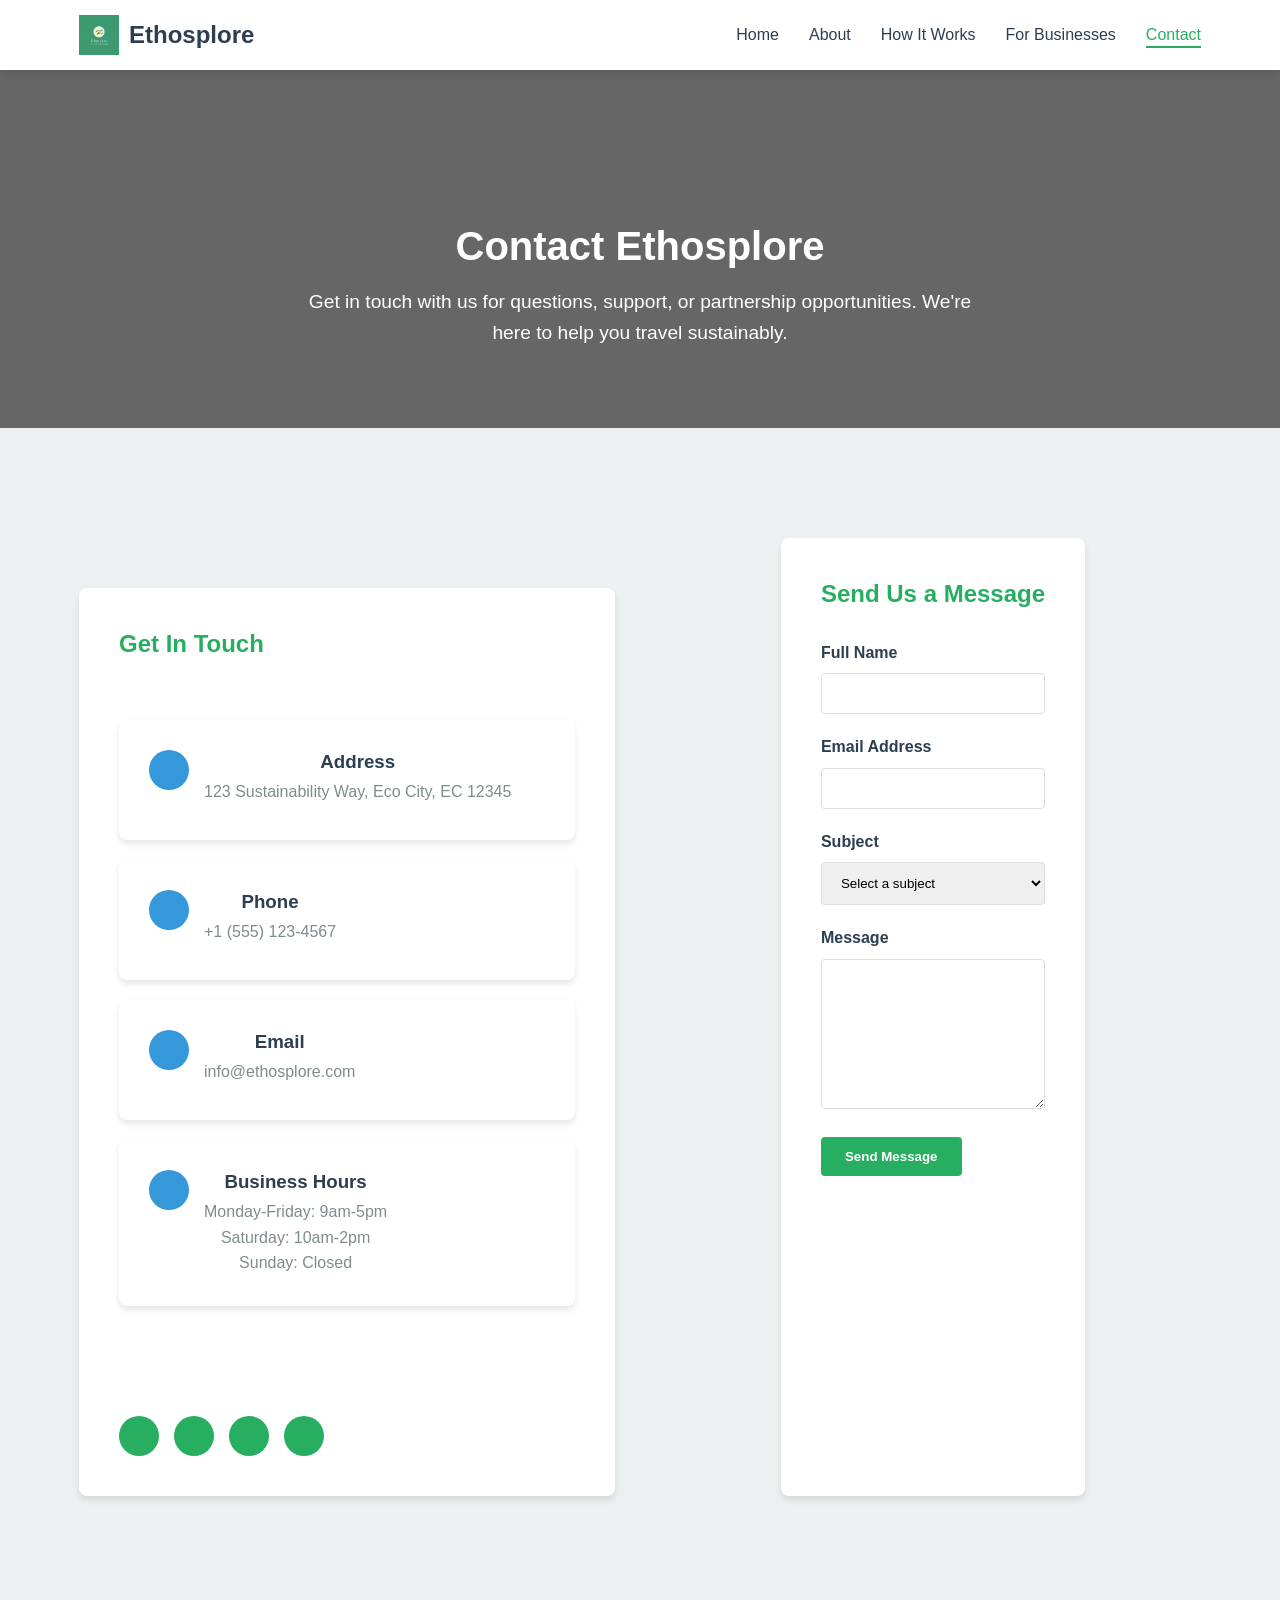
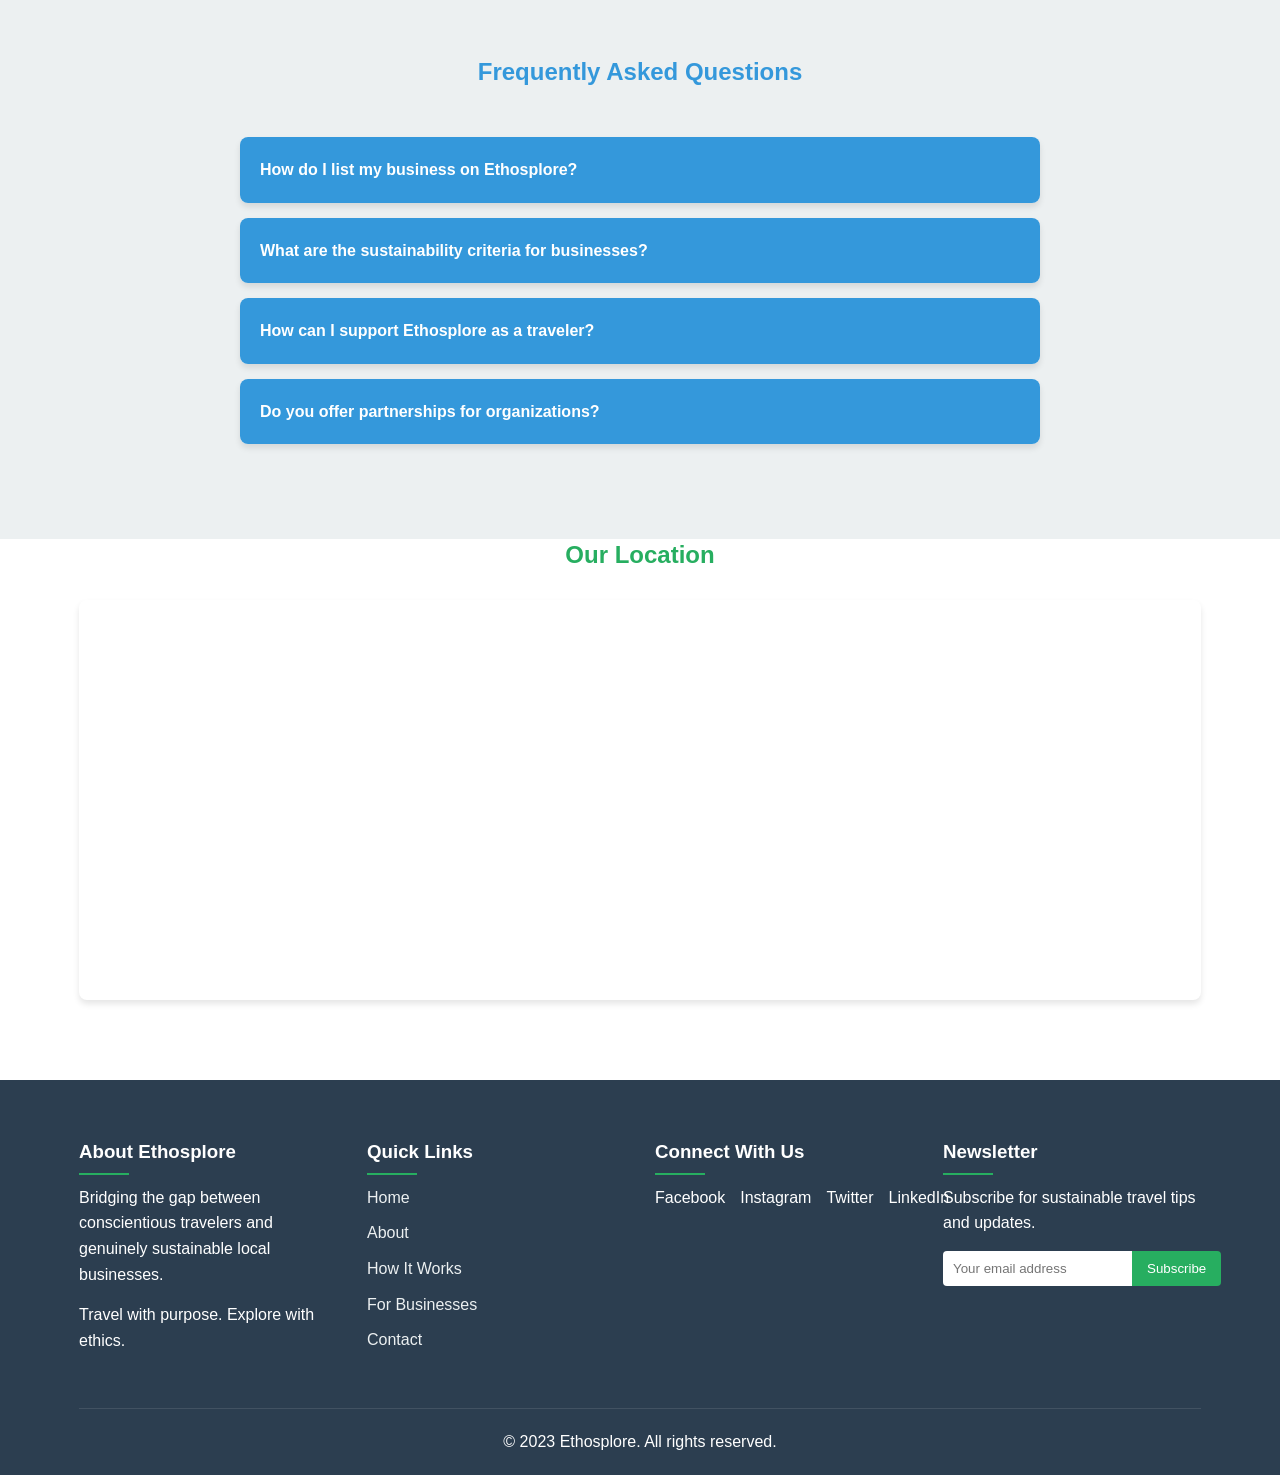
<file: contacts.html>
<!DOCTYPE html>
<html lang="en">
<head>
    <meta charset="UTF-8">
    <meta name="viewport" content="width=device-width, initial-scale=1.0">
    <title>Contact Us - Ethosplore</title>
    <link rel="stylesheet" href="style.css">
    <style>
        /* Reset and Base Styles */
        * {
            margin: 0;
            padding: 0;
            box-sizing: border-box;
        }

        :root {
            --primary-green: #27AE60;
            --primary-blue: #3498DB;
            --primary-yellow: #F1C40F;
            --dark-text: #2C3E50;
            --light-text: #7F8C8D;
            --light-bg: #ECF0F1;
            --white: #FFFFFF;
            --shadow: 0 4px 6px rgba(0, 0, 0, 0.1);
            --transition: all 0.3s ease;
        }

        body {
            font-family: 'Segoe UI', Tahoma, Geneva, Verdana, sans-serif;
            line-height: 1.6;
            color: var(--dark-text);
            background-color: var(--white);
        }

        h1, h2, h3, h4, h5, h6 {
            font-weight: 600;
            margin-bottom: 1rem;
            line-height: 1.3;
        }

        .container {
            width: 90%;
            max-width: 1200px;
            margin: 0 auto;
            padding: 0 15px;
        }

        .btn {
            display: inline-block;
            padding: 12px 24px;
            border-radius: 4px;
            text-decoration: none;
            font-weight: 600;
            transition: var(--transition);
            border: none;
            cursor: pointer;
        }

        .btn-primary {
            background-color: var(--primary-green);
            color: var(--white);
        }

        .btn-primary:hover {
            background-color: #219653;
            transform: translateY(-2px);
        }

        section {
            padding: 80px 0;
        }

        .text-center {
            text-align: center;
        }

        /* Header Styles */
        header {
            background-color: var(--white);
            box-shadow: var(--shadow);
            position: fixed;
            width: 100%;
            top: 0;
            z-index: 1000;
        }

        header .container {
            display: flex;
            justify-content: space-between;
            align-items: center;
            padding: 15px;
        }

        .logo a {
            display: flex;
            align-items: center;
            text-decoration: none;
            color: var(--dark-text);
            font-weight: 700;
            font-size: 1.5rem;
        }

        .logo img {
            height: 40px;
            margin-right: 10px;
        }

        nav ul {
            display: flex;
            list-style: none;
        }

        nav ul li {
            margin-left: 30px;
        }

        nav ul li a {
            text-decoration: none;
            color: var(--dark-text);
            font-weight: 500;
            transition: var(--transition);
            position: relative;
        }

        nav ul li a:hover,
        nav ul li a.active {
            color: var(--primary-green);
        }

        nav ul li a::after {
            content: '';
            position: absolute;
            bottom: -5px;
            left: 0;
            width: 0;
            height: 2px;
            background-color: var(--primary-green);
            transition: var(--transition);
        }

        nav ul li a:hover::after,
        nav ul li a.active::after {
            width: 100%;
        }

        .mobile-menu-btn {
            display: none;
            flex-direction: column;
            cursor: pointer;
        }

        .mobile-menu-btn span {
            width: 25px;
            height: 3px;
            background-color: var(--dark-text);
            margin: 2px 0;
            transition: var(--transition);
        }

        /* Page Hero */
        .page-hero {
            background: linear-gradient(rgba(0, 0, 0, 0.6), rgba(0, 0, 0, 0.6)), url('https://images.unsplash.com/photo-1523531294919-4bcd7c65e216?ixlib=rb-4.0.3&ixid=M3wxMjA3fDB8MHxwaG90by1wYWdlfHx8fGVufDB8fHx8fA%3D%3D&auto=format&fit=crop&w=1770&q=80') no-repeat center center/cover;
            color: var(--white);
            padding: 150px 0 80px;
            margin-top: 70px;
            text-align: center;
        }

        .page-hero h1 {
            font-size: 2.5rem;
            margin-bottom: 15px;
        }

        .page-hero p {
            font-size: 1.2rem;
            max-width: 700px;
            margin: 0 auto;
        }

        /* Contact Section */
        .contact-section {
            padding: 80px 0;
            background-color: var(--light-bg);
        }

        .contact-container {
            display: grid;
            grid-template-columns: 1fr 1fr;
            gap: 50px;
            margin-top: 30px;
        }

        .contact-info {
            background-color: var(--white);
            padding: 40px;
            border-radius: 8px;
            box-shadow: var(--shadow);
        }

        .contact-info h2 {
            color: var(--primary-green);
            margin-bottom: 30px;
        }

        .contact-details {
            margin-bottom: 30px;
        }

        .contact-item {
            display: flex;
            align-items: flex-start;
            margin-bottom: 20px;
        }

        .contact-icon {
            width: 40px;
            height: 40px;
            background-color: var(--primary-blue);
            border-radius: 50%;
            display: flex;
            align-items: center;
            justify-content: center;
            margin-right: 15px;
            color: var(--white);
            font-size: 1.2rem;
        }

        .contact-text h3 {
            margin-bottom: 5px;
            color: var(--dark-text);
        }

        .contact-text p {
            color: var(--light-text);
        }

        .social-links {
            display: flex;
            gap: 15px;
            margin-top: 30px;
        }

        .social-links a {
            width: 40px;
            height: 40px;
            border-radius: 50%;
            background-color: var(--primary-green);
            color: var(--white);
            display: flex;
            align-items: center;
            justify-content: center;
            text-decoration: none;
            transition: var(--transition);
        }

        .social-links a:hover {
            transform: translateY(-3px);
            background-color: var(--primary-blue);
        }

        /* Contact Form */
        .contact-form {
            background-color: var(--white);
            padding: 40px;
            border-radius: 8px;
            box-shadow: var(--shadow);
        }

        .contact-form h2 {
            color: var(--primary-green);
            margin-bottom: 30px;
        }

        .form-group {
            margin-bottom: 20px;
        }

        .form-group label {
            display: block;
            margin-bottom: 8px;
            font-weight: 600;
            color: var(--dark-text);
        }

        .form-group input,
        .form-group textarea,
        .form-group select {
            width: 100%;
            padding: 12px 15px;
            border: 1px solid #ddd;
            border-radius: 4px;
            font-family: 'Segoe UI', Tahoma, Geneva, Verdana, sans-serif;
            transition: var(--transition);
        }

        .form-group input:focus,
        .form-group textarea:focus,
        .form-group select:focus {
            border-color: var(--primary-green);
            outline: none;
        }

        .form-group textarea {
            min-height: 150px;
            resize: vertical;
        }

        /* FAQ Section */
        .faq-section {
            padding: 80px 0;
        }

        .faq-section h2 {
            text-align: center;
            margin-bottom: 50px;
            color: var(--primary-blue);
        }

        .faq-list {
            max-width: 800px;
            margin: 0 auto;
        }

        .faq-item {
            background-color: var(--white);
            margin-bottom: 15px;
            border-radius: 8px;
            overflow: hidden;
            box-shadow: var(--shadow);
        }

        .faq-question {
            padding: 20px;
            background-color: var(--primary-blue);
            color: var(--white);
            font-weight: 600;
            cursor: pointer;
            display: flex;
            justify-content: space-between;
            align-items: center;
        }

        .faq-answer {
            padding: 0 20px;
            max-height: 0;
            overflow: hidden;
            transition: max-height 0.3s ease;
        }

        .faq-answer.active {
            padding: 20px;
            max-height: 1000px;
        }

        /* Map Section */
        .map-section {
            padding: 0 0 80px;
        }

        .map-section h2 {
            text-align: center;
            margin-bottom: 30px;
            color: var(--primary-green);
        }

        .map-container {
            height: 400px;
            border-radius: 8px;
            overflow: hidden;
            box-shadow: var(--shadow);
        }

        .map-container iframe {
            width: 100%;
            height: 100%;
            border: none;
        }

        /* Footer */
        footer {
            background-color: var(--dark-text);
            color: var(--white);
            padding: 60px 0 20px;
        }

        .footer-content {
            display: grid;
            grid-template-columns: repeat(auto-fit, minmax(250px, 1fr));
            gap: 30px;
            margin-bottom: 40px;
        }

        .footer-section h3 {
            color: var(--white);
            margin-bottom: 20px;
            position: relative;
        }

        .footer-section h3::after {
            content: '';
            position: absolute;
            bottom: -10px;
            left: 0;
            width: 50px;
            height: 2px;
            background-color: var(--primary-green);
        }

        .footer-section p {
            margin-bottom: 15px;
        }

        .footer-section ul {
            list-style: none;
        }

        .footer-section ul li {
            margin-bottom: 10px;
        }

        .footer-section ul li a {
            color: var(--light-bg);
            text-decoration: none;
            transition: var(--transition);
        }

        .footer-section ul li a:hover {
            color: var(--primary-green);
            padding-left: 5px;
        }

        .social-links-footer {
            display: flex;
            gap: 15px;
        }

        .social-links-footer a {
            color: var(--white);
            text-decoration: none;
            transition: var(--transition);
        }

        .social-links-footer a:hover {
            color: var(--primary-green);
        }

        .newsletter-form {
            display: flex;
            margin-top: 15px;
        }

        .newsletter-form input {
            flex: 1;
            padding: 10px;
            border: none;
            border-radius: 4px 0 0 4px;
        }

        .newsletter-form button {
            background-color: var(--primary-green);
            color: var(--white);
            border: none;
            padding: 0 15px;
            border-radius: 0 4px 4px 0;
            cursor: pointer;
            transition: var(--transition);
        }

        .newsletter-form button:hover {
            background-color: #219653;
        }

        .footer-bottom {
            text-align: center;
            padding-top: 20px;
            border-top: 1px solid rgba(255, 255, 255, 0.1);
        }

        /* Responsive Styles */
        @media (max-width: 992px) {
            .contact-container {
                grid-template-columns: 1fr;
                gap: 30px;
            }
            
            .page-hero h1 {
                font-size: 2.2rem;
            }
        }

        @media (max-width: 768px) {
            .mobile-menu-btn {
                display: flex;
            }
            
            nav {
                position: fixed;
                top: 70px;
                left: -100%;
                width: 80%;
                height: calc(100vh - 70px);
                background-color: var(--white);
                flex-direction: column;
                transition: var(--transition);
                box-shadow: var(--shadow);
                z-index: 999;
                padding: 30px;
            }
            
            nav.active {
                left: 0;
            }
            
            nav ul {
                flex-direction: column;
            }
            
            nav ul li {
                margin: 15px 0;
            }
            
            .page-hero {
                padding: 120px 0 60px;
            }
            
            .page-hero h1 {
                font-size: 2rem;
            }
            
            section {
                padding: 60px 0;
            }
            
            .contact-info,
            .contact-form {
                padding: 25px;
            }
            
            .newsletter-form {
                flex-direction: column;
            }
            
            .newsletter-form input {
                border-radius: 4px;
                margin-bottom: 10px;
            }
            
            .newsletter-form button {
                border-radius: 4px;
            }
        }

        @media (max-width: 576px) {
            .contact-info,
            .contact-form {
                padding: 20px;
            }
            
            .map-container {
                height: 300px;
            }
        }
    </style>
</head>
<body>
    <!-- Header -->
    <header>
        <div class="container">
            <div class="logo">
                <a href="index.html">
                    <img src="ethosplore-high-resolution-logo (1).png" alt="Ethosplore Logo">
                                        <span>Ethosplore</span>
                </a>
            </div>
            <nav>
                <ul>
                    <li><a href="index.html">Home</a></li>
                    <li><a href="about.html">About</a></li>
                    <li><a href="howitworks.html">How It Works</a></li>
                    <li><a href="businesses.html">For Businesses</a></li>
                    <li><a href="contacts.html" class="active">Contact</a></li>
                </ul>
            </nav>
            <div class="mobile-menu-btn">
                <span></span>
                <span></span>
                <span></span>
            </div>
        </div>
    </header>

    <!-- Page Hero -->
    <section class="page-hero">
        <div class="container">
            <h1>Contact Ethosplore</h1>
            <p>Get in touch with us for questions, support, or partnership opportunities. We're here to help you travel sustainably.</p>
        </div>
    </section>

    <!-- Contact Section -->
    <section class="contact-section">
        <div class="container">
            <div class="contact-container">
                <div class="contact-info">
                    <h2>Get In Touch</h2>
                    <div class="contact-details">
                        <div class="contact-item">
                            <div class="contact-icon">
                                <i class="fas fa-map-marker-alt"></i>
                            </div>
                            <div class="contact-text">
                                <h3>Address</h3>
                                <p>123 Sustainability Way, Eco City, EC 12345</p>
                            </div>
                        </div>
                        <div class="contact-item">
                            <div class="contact-icon">
                                <i class="fas fa-phone"></i>
                            </div>
                            <div class="contact-text">
                                <h3>Phone</h3>
                                <p>+1 (555) 123-4567</p>
                            </div>
                        </div>
                        <div class="contact-item">
                            <div class="contact-icon">
                                <i class="fas fa-envelope"></i>
                            </div>
                            <div class="contact-text">
                                <h3>Email</h3>
                                <p>info@ethosplore.com</p>
                            </div>
                        </div>
                        <div class="contact-item">
                            <div class="contact-icon">
                                <i class="fas fa-clock"></i>
                            </div>
                            <div class="contact-text">
                                <h3>Business Hours</h3>
                                <p>Monday-Friday: 9am-5pm<br>Saturday: 10am-2pm<br>Sunday: Closed</p>
                            </div>
                        </div>
                    </div>
                    <div class="social-links">
                        <a href="#"><i class="fab fa-facebook-f"></i></a>
                        <a href="#"><i class="fab fa-twitter"></i></a>
                        <a href="#"><i class="fab fa-instagram"></i></a>
                        <a href="#"><i class="fab fa-linkedin-in"></i></a>
                    </div>
                </div>
                <div class="contact-form">
                    <h2>Send Us a Message</h2>
                    <form id="contactForm">
                        <div class="form-group">
                            <label for="name">Full Name</label>
                            <input type="text" id="name" name="name" required>
                        </div>
                        <div class="form-group">
                            <label for="email">Email Address</label>
                            <input type="email" id="email" name="email" required>
                        </div>
                        <div class="form-group">
                            <label for="subject">Subject</label>
                            <select id="subject" name="subject" required>
                                <option value="">Select a subject</option>
                                <option value="general">General Inquiry</option>
                                <option value="business">Business Partnership</option>
                                <option value="support">Technical Support</option>
                                <option value="feedback">Feedback</option>
                                <option value="other">Other</option>
                            </select>
                        </div>
                        <div class="form-group">
                            <label for="message">Message</label>
                            <textarea id="message" name="message" required></textarea>
                        </div>
                        <button type="submit" class="btn btn-primary">Send Message</button>
                    </form>
                </div>
            </div>
        </div>
    </section>

    <!-- FAQ Section -->
    <section class="faq-section">
        <div class="container">
            <h2>Frequently Asked Questions</h2>
            <div class="faq-list">
                <div class="faq-item">
                    <div class="faq-question">
                        How do I list my business on Ethosplore?
                        <i class="fas fa-chevron-down"></i>
                    </div>
                    <div class="faq-answer">
                        <p>To list your business on Ethosplore, please visit our "For Businesses" page and fill out the application form. Our team will review your submission and contact you within 5-7 business days to discuss the verification process.</p>
                    </div>
                </div>
                <div class="faq-item">
                    <div class="faq-question">
                        What are the sustainability criteria for businesses?
                        <i class="fas fa-chevron-down"></i>
                    </div>
                    <div class="faq-answer">
                        <p>We evaluate businesses based on three main pillars: environmental practices, social responsibility, and economic sustainability. This includes factors like waste reduction, energy efficiency, fair labor practices, community engagement, and support for local economies.</p>
                    </div>
                </div>
                <div class="faq-item">
                    <div class="faq-question">
                        How can I support Ethosplore as a traveler?
                        <i class="fas fa-chevron-down"></i>
                    </div>
                    <div class="faq-answer">
                        <p>You can support us by using our platform to discover and book sustainable travel experiences, sharing your experiences with others, and providing feedback to businesses. Consider becoming a Ethosplore member to access exclusive content and features.</p>
                    </div>
                </div>
                <div class="faq-item">
                    <div class="faq-question">
                        Do you offer partnerships for organizations?
                        <i class="fas fa-chevron-down"></i>
                    </div>
                    <div class="faq-answer">
                        <p>Yes, we partner with sustainable tourism organizations, NGOs, and educational institutions. Please contact our partnerships team at partnerships@ethosplore.com to discuss collaboration opportunities.</p>
                    </div>
                </div>
            </div>
        </div>
    </section>

    <!-- Map Section -->
    <section class="map-section">
        <div class="container">
            <h2>Our Location</h2>
            <div class="map-container">
                <iframe src="https://www.google.com/maps/embed?pb=!1m18!1m12!1m3!1d3022.1840523761725!2d-73.98761458459384!3d40.75831467932678!2m3!1f0!2f0!3f0!3m2!1i1024!2i768!4f13.1!3m3!1m2!1s0x89c25855b8fb3083%3A0xa0f9aef176042a5c!2sTimes%20Square!5e0!3m2!1sen!2sus!4v1654562399598!5m2!1sen!2sus" allowfullscreen="" loading="lazy"></iframe>
            </div>
        </div>
    </section>

    <!-- Footer -->
    <footer>
        <div class="container">
            <div class="footer-content">
                <div class="footer-section">
                    <h3>About Ethosplore</h3>
                    <p>Bridging the gap between conscientious travelers and genuinely sustainable local businesses.</p>
                    <p>Travel with purpose. Explore with ethics.</p>
                </div>
                <div class="footer-section">
                    <h3>Quick Links</h3>
                    <ul>
                        <li><a href="index.html">Home</a></li>
                        <li><a href="about.html">About</a></li>
                        <li><a href="howitworks.html">How It Works</a></li>
                        <li><a href="businesses.html">For Businesses</a></li>
                        <li><a href="contacts.html">Contact</a></li>
                    </ul>
                </div>
                <div class="footer-section">
                    <h3>Connect With Us</h3>
                    <div class="social-links-footer">
                        <a href="#"><i class="fab fa-facebook-f"></i> Facebook</a>
                        <a href="#"><i class="fab fa-instagram"></i> Instagram</a>
                        <a href="#"><i class="fab fa-twitter"></i> Twitter</a>
                        <a href="#"><i class="fab fa-linkedin-in"></i> LinkedIn</a>
                    </div>
                </div>
                <div class="footer-section">
                    <h3>Newsletter</h3>
                    <p>Subscribe for sustainable travel tips and updates.</p>
                    <form class="newsletter-form">
                        <input type="email" placeholder="Your email address">
                        <button type="submit">Subscribe</button>
                    </form>
                </div>
            </div>
            <div class="footer-bottom">
                <p>&copy; 2023 Ethosplore. All rights reserved.</p>
            </div>
        </div>
    </footer>

    <script>
        // Mobile Menu Toggle
        document.addEventListener('DOMContentLoaded', function() {
            const mobileMenuBtn = document.querySelector('.mobile-menu-btn');
            const nav = document.querySelector('nav');
            
            if (mobileMenuBtn && nav) {
                mobileMenuBtn.addEventListener('click', function() {
                    nav.classList.toggle('active');
                    this.classList.toggle('active');
                });
            }
            
            // FAQ Accordion
            const faqQuestions = document.querySelectorAll('.faq-question');
            
            if (faqQuestions.length > 0) {
                faqQuestions.forEach(question => {
                    question.addEventListener('click', function() {
                        const answer = this.nextElementSibling;
                        answer.classList.toggle('active');
                        
                        // Rotate chevron icon
                        const icon = this.querySelector('i');
                        if (icon) {
                            icon.classList.toggle('fa-chevron-down');
                            icon.classList.toggle('fa-chevron-up');
                        }
                    });
                });
            }
            
            // Form Validation
            const contactForm = document.getElementById('contactForm');
            
            if (contactForm) {
                contactForm.addEventListener('submit', function(e) {
                    e.preventDefault();
                    
                    let isValid = true;
                    const inputs = this.querySelectorAll('input[required], textarea[required], select[required]');
                    
                    inputs.forEach(input => {
                        if (!input.value.trim()) {
                            isValid = false;
                            input.style.borderColor = 'red';
                        } else {
                            input.style.borderColor = '#ddd';
                        }
                        
                        // Email validation
                        if (input.type === 'email' && input.value.trim()) {
                            const emailPattern = /^[^\s@]+@[^\s@]+\.[^\s@]+$/;
                            if (!emailPattern.test(input.value)) {
                                isValid = false;
                                input.style.borderColor = 'red';
                            } else {
                                input.style.borderColor = '#ddd';
                            }
                        }
                    });
                    
                    if (!isValid) {
                        alert('Please fill in all required fields correctly.');
                    } else {
                        // For demo purposes, show success message
                        alert('Thank you for your message! We will get back to you soon.');
                        this.reset();
                    }
                });
            }
            
            // Remove error styles on input
            const formInputs = document.querySelectorAll('input, textarea, select');
            formInputs.forEach(input => {
                input.addEventListener('input', function() {
                    this.style.borderColor = '#ddd';
                });
            });
        });
    </script>
</body>
</html>
</file>
<file: style.css>
/* Reset and Base Styles */
* {
    margin: 0;
    padding: 0;
    box-sizing: border-box;
}

:root {
    --primary-green: #27AE60;
    --primary-blue: #3498DB;
    --primary-yellow: #F1C40F;
    --dark-text: #2C3E50;
    --light-text: #7F8C8D;
    --light-bg: #ECF0F1;
    --white: #FFFFFF;
    --shadow: 0 4px 6px rgba(0, 0, 0, 0.1);
    --transition: all 0.3s ease;
}

body {
    font-family: 'Open Sans', sans-serif;
    line-height: 1.6;
    color: var(--dark-text);
    background-color: var(--white);
}

h1, h2, h3, h4, h5, h6 {
    font-family: 'Poppins', sans-serif;
    font-weight: 600;
    margin-bottom: 1rem;
    line-height: 1.3;
}

.container {
    width: 90%;
    max-width: 1200px;
    margin: 0 auto;
    padding: 0 15px;
}

.btn {
    display: inline-block;
    padding: 12px 24px;
    border-radius: 4px;
    text-decoration: none;
    font-weight: 600;
    transition: var(--transition);
    border: none;
    cursor: pointer;
    font-family: 'Poppins', sans-serif;
}

.btn-primary {
    background-color: var(--primary-green);
    color: var(--white);
}

.btn-primary:hover {
    background-color: #219653;
    transform: translateY(-2px);
}

.btn-secondary {
    background-color: var(--primary-blue);
    color: var(--white);
}

.btn-secondary:hover {
    background-color: #2980B9;
    transform: translateY(-2px);
}

.btn-outline {
    background-color: transparent;
    border: 2px solid var(--primary-green);
    color: var(--primary-green);
}

.btn-outline:hover {
    background-color: var(--primary-green);
    color: var(--white);
}

section {
    padding: 80px 0;
}

.text-center {
    text-align: center;
}

/* Header Styles */
header {
    background-color: var(--white);
    box-shadow: var(--shadow);
    position: fixed;
    width: 100%;
    top: 0;
    z-index: 1000;
}

header .container {
    display: flex;
    justify-content: space-between;
    align-items: center;
    padding: 15px;
}

.logo a {
    display: flex;
    align-items: center;
    text-decoration: none;
    color: var(--dark-text);
    font-weight: 700;
    font-size: 1.5rem;
}

.logo img {
    height: 40px;
    margin-right: 10px;
}

nav ul {
    display: flex;
    list-style: none;
}

nav ul li {
    margin-left: 30px;
}

nav ul li a {
    text-decoration: none;
    color: var(--dark-text);
    font-weight: 500;
    transition: var(--transition);
    position: relative;
}

nav ul li a:hover,
nav ul li a.active {
    color: var(--primary-green);
}

nav ul li a::after {
    content: '';
    position: absolute;
    bottom: -5px;
    left: 0;
    width: 0;
    height: 2px;
    background-color: var(--primary-green);
    transition: var(--transition);
}

nav ul li a:hover::after,
nav ul li a.active::after {
    width: 100%;
}

.mobile-menu-btn {
    display: none;
    flex-direction: column;
    cursor: pointer;
}

.mobile-menu-btn span {
    width: 25px;
    height: 3px;
    background-color: var(--dark-text);
    margin: 2px 0;
    transition: var(--transition);
}

/* Hero Section */
.hero {
    background: linear-gradient(rgba(0, 0, 0, 0.5), rgba(0, 0, 0, 0.5)), url('images/hero-bg.jpg') no-repeat center center/cover;
    color: var(--white);
    padding: 150px 0 100px;
    margin-top: 70px;
    text-align: center;
}

.hero h1 {
    font-size: 3rem;
    margin-bottom: 20px;
}

.hero p {
    font-size: 1.2rem;
    max-width: 700px;
    margin: 0 auto 30px;
}

.hero-buttons {
    display: flex;
    justify-content: center;
    gap: 15px;
}

/* Problem Section */
.problem-section {
    background-color: var(--light-bg);
}

.problem-section h2 {
    text-align: center;
    margin-bottom: 50px;
    color: var(--dark-text);
}

.problem-cards {
    display: grid;
    grid-template-columns: repeat(auto-fit, minmax(300px, 1fr));
    gap: 30px;
}

.problem-card {
    background-color: var(--white);
    padding: 30px;
    border-radius: 8px;
    box-shadow: var(--shadow);
    text-align: center;
    transition: var(--transition);
}

.problem-card:hover {
    transform: translateY(-10px);
}

.problem-card .icon {
    font-size: 3rem;
    margin-bottom: 20px;
}

.problem-card h3 {
    color: var(--primary-blue);
    margin-bottom: 15px;
}

/* Solution Section */
.solution-content {
    display: grid;
    grid-template-columns: 1fr 1fr;
    gap: 50px;
    align-items: center;
}

.solution-text h2 {
    color: var(--primary-green);
    margin-bottom: 20px;
}

.solution-text ul {
    margin: 20px 0;
    padding-left: 20px;
}

.solution-text li {
    margin-bottom: 10px;
    position: relative;
}

.solution-text li::before {
    content: "✓";
    color: var(--primary-green);
    font-weight: bold;
    margin-right: 10px;
}

.solution-image .placeholder-image {
    height: 300px;
    background-color: var(--primary-blue);
    border-radius: 8px;
    display: flex;
    align-items: center;
    justify-content: center;
    color: var(--white);
    font-weight: bold;
}

/* SDG Section */
.sdg-section {
    background-color: var(--primary-blue);
    color: var(--white);
    text-align: center;
}

.sdg-section h2 {
    margin-bottom: 20px;
}

.sdg-section p {
    max-width: 700px;
    margin: 0 auto 30px;
}

.sdg-badge {
    display: inline-flex;
    flex-direction: column;
    align-items: center;
}

.sdg-wheel {
    width: 100px;
    height: 100px;
    border-radius: 50%;
    background-color: var(--white);
    color: var(--primary-blue);
    display: flex;
    align-items: center;
    justify-content: center;
    font-size: 2.5rem;
    font-weight: bold;
    margin-bottom: 15px;
}

/* CTA Section */
.cta-section {
    text-align: center;
    background-color: var(--light-bg);
}

.cta-section h2 {
    color: var(--dark-text);
    margin-bottom: 15px;
}

.cta-section p {
    margin-bottom: 30px;
    max-width: 700px;
    margin-left: auto;
    margin-right: auto;
}

.cta-buttons {
    display: flex;
    justify-content: center;
    gap: 15px;
}

/* Footer */
footer {
    background-color: var(--dark-text);
    color: var(--white);
    padding: 60px 0 20px;
}

.footer-content {
    display: grid;
    grid-template-columns: repeat(auto-fit, minmax(250px, 1fr));
    gap: 30px;
    margin-bottom: 40px;
}

.footer-section h3 {
    color: var(--white);
    margin-bottom: 20px;
    position: relative;
}

.footer-section h3::after {
    content: '';
    position: absolute;
    bottom: -10px;
    left: 0;
    width: 50px;
    height: 2px;
    background-color: var(--primary-green);
}

.footer-section p {
    margin-bottom: 15px;
}

.footer-section ul {
    list-style: none;
}

.footer-section ul li {
    margin-bottom: 10px;
}

.footer-section ul li a {
    color: var(--light-bg);
    text-decoration: none;
    transition: var(--transition);
}

.footer-section ul li a:hover {
    color: var(--primary-green);
    padding-left: 5px;
}

.social-links {
    display: flex;
    gap: 15px;
}

.social-links a {
    color: var(--white);
    text-decoration: none;
    transition: var(--transition);
}

.social-links a:hover {
    color: var(--primary-green);
}

.newsletter-form {
    display: flex;
    margin-top: 15px;
}

.newsletter-form input {
    flex: 1;
    padding: 10px;
    border: none;
    border-radius: 4px 0 0 4px;
}

.newsletter-form button {
    background-color: var(--primary-green);
    color: var(--white);
    border: none;
    padding: 0 15px;
    border-radius: 0 4px 4px 0;
    cursor: pointer;
    transition: var(--transition);
}

.newsletter-form button:hover {
    background-color: #219653;
}

.footer-bottom {
    text-align: center;
    padding-top: 20px;
    border-top: 1px solid rgba(255, 255, 255, 0.1);
}

/* Page Hero */
.page-hero {
    background: linear-gradient(rgba(0, 0, 0, 0.5), rgba(0, 0, 0, 0.5)), url('images/about-hero.jpg') no-repeat center center/cover;
    color: var(--white);
    padding: 150px 0 80px;
    margin-top: 70px;
    text-align: center;
}

.page-hero h1 {
    font-size: 2.5rem;
    margin-bottom: 15px;
}

/* Mission Section */
.mission-content {
    display: grid;
    grid-template-columns: 1fr 1fr;
    gap: 50px;
    align-items: center;
}

.mission-text h2 {
    color: var(--primary-green);
    margin-bottom: 20px;
}

.mission-image .placeholder-image {
    height: 300px;
    background-color: var(--primary-blue);
    border-radius: 8px;
    display: flex;
    align-items: center;
    justify-content: center;
    color: var(--white);
    font-weight: bold;
}

/* Values Section */
.values-section {
    background-color: var(--light-bg);
}

.values-section h2 {
    text-align: center;
    margin-bottom: 50px;
}

.values-grid {
    display: grid;
    grid-template-columns: repeat(auto-fit, minmax(250px, 1fr));
    gap: 30px;
}

.value-item {
    background-color: var(--white);
    padding: 30px;
    border-radius: 8px;
    box-shadow: var(--shadow);
    text-align: center;
    transition: var(--transition);
}

.value-item:hover {
    transform: translateY(-10px);
}

.value-icon {
    font-size: 2.5rem;
    margin-bottom: 20px;
}

.value-item h3 {
    color: var(--primary-blue);
    margin-bottom: 15px;
}

/* Team Section */
.team-section {
    text-align: center;
}

.team-intro {
    max-width: 700px;
    margin: 0 auto 50px;
}

.team-grid {
    display: grid;
    grid-template-columns: repeat(auto-fit, minmax(250px, 1fr));
    gap: 30px;
}

.team-member {
    background-color: var(--white);
    padding: 30px;
    border-radius: 8px;
    box-shadow: var(--shadow);
    transition: var(--transition);
}

.team-member:hover {
    transform: translateY(-10px);
}

.member-image {
    width: 150px;
    height: 150px;
    border-radius: 50%;
    background-color: var(--light-bg);
    margin: 0 auto 20px;
    display: flex;
    align-items: center;
    justify-content: center;
    color: var(--dark-text);
    font-weight: bold;
}

.team-member h3 {
    color: var(--primary-blue);
    margin-bottom: 5px;
}

.role {
    color: var(--primary-green);
    font-weight: 600;
    margin-bottom: 15px;
}

/* Process Steps */
.process-steps {
    display: flex;
    flex-direction: column;
    gap: 30px;
    position: relative;
    margin: 50px 0;
}

.process-steps::before {
    content: '';
    position: absolute;
    top: 0;
    bottom: 0;
    left: 30px;
    width: 4px;
    background-color: var(--primary-blue);
    z-index: -1;
}

.step {
    display: flex;
    align-items: flex-start;
    gap: 20px;
}

.step-number {
    width: 60px;
    height: 60px;
    border-radius: 50%;
    background-color: var(--primary-blue);
    color: var(--white);
    display: flex;
    align-items: center;
    justify-content: center;
    font-size: 1.5rem;
    font-weight: bold;
    flex-shrink: 0;
}

.step-content {
    background-color: var(--white);
    padding: 20px;
    border-radius: 8px;
    box-shadow: var(--shadow);
    flex: 1;
}

.step-content h3 {
    color: var(--primary-green);
    margin-bottom: 10px;
}

/* Verification Section */
.verification-section {
    background-color: var(--light-bg);
}

.section-intro {
    text-align: center;
    max-width: 700px;
    margin: 0 auto 50px;
}

.criteria-grid {
    display: grid;
    grid-template-columns: repeat(auto-fit, minmax(300px, 1fr));
    gap: 30px;
}

.criterion {
    background-color: var(--white);
    padding: 30px;
    border-radius: 8px;
    box-shadow: var(--shadow);
}

.criterion h3 {
    color: var(--primary-blue);
    margin-bottom: 20px;
}

.criterion ul {
    list-style: none;
}

.criterion li {
    margin-bottom: 10px;
    position: relative;
    padding-left: 25px;
}

.criterion li::before {
    content: "•";
    color: var(--primary-green);
    font-weight: bold;
    position: absolute;
    left: 0;
    font-size: 1.5rem;
}

/* Benefits Section */
.benefits-grid {
    display: grid;
    grid-template-columns: repeat(auto-fit, minmax(250px, 1fr));
    gap: 30px;
    margin-top: 50px;
}

.benefit {
    background-color: var(--white);
    padding: 30px;
    border-radius: 8px;
    box-shadow: var(--shadow);
    text-align: center;
    transition: var(--transition);
}

.benefit:hover {
    transform: translateY(-10px);
}

.benefit-icon {
    font-size: 2.5rem;
    margin-bottom: 20px;
}

.benefit h3 {
    color: var(--primary-blue);
    margin-bottom: 15px;
}

/* Verification Process */
.verification-process {
    background-color: var(--light-bg);
}

.process-details {
    display: grid;
    grid-template-columns: repeat(auto-fit, minmax(250px, 1fr));
    gap: 30px;
    margin-top: 50px;
}

.process-step {
    background-color: var(--white);
    padding: 30px;
    border-radius: 8px;
    box-shadow: var(--shadow);
}

.process-step h3 {
    color: var(--primary-green);
    margin-bottom: 15px;
}

/* Criteria Tabs */
.criteria-tabs {
    margin-top: 50px;
}

.tab-headers {
    display: flex;
    border-bottom: 2px solid var(--light-bg);
    margin-bottom: 30px;
}

.tab-header {
    padding: 15px 30px;
    background: none;
    border: none;
    cursor: pointer;
    font-family: 'Poppins', sans-serif;
    font-weight: 600;
    color: var(--light-text);
    transition: var(--transition);
    position: relative;
}

.tab-header.active {
    color: var(--primary-green);
}

.tab-header.active::after {
    content: '';
    position: absolute;
    bottom: -2px;
    left: 0;
    width: 100%;
    height: 2px;
    background-color: var(--primary-green);
}

.tab-content {
    background-color: var(--white);
    padding: 30px;
    border-radius: 8px;
    box-shadow: var(--shadow);
}

.tab-pane {
    display: none;
}

.tab-pane.active {
    display: block;
}

.tab-pane h3 {
    color: var(--primary-blue);
    margin-bottom: 20px;
}

.tab-pane ul {
    list-style: none;
}

.tab-pane li {
    margin-bottom: 10px;
    position: relative;
    padding-left: 25px;
}

.tab-pane li::before {
    content: "•";
    color: var(--primary-green);
    font-weight: bold;
    position: absolute;
    left: 0;
    font-size: 1.5rem;
}

/* Pricing Section */
.pricing-section {
    background-color: var(--light-bg);
    text-align: center;
}

.pricing-cards {
    display: grid;
    grid-template-columns: repeat(auto-fit, minmax(300px, 1fr));
    gap: 30px;
    margin-top: 50px;
}

.pricing-card {
    background-color: var(--white);
    padding: 40px 30px;
    border-radius: 8px;
    box-shadow: var(--shadow);
    transition: var(--transition);
}

.pricing-card:hover {
    transform: translateY(-10px);
}

.pricing-card.featured {
    border: 2px solid var(--primary-green);
    position: relative;
    overflow: hidden;
}

.pricing-card.featured::before {
    content: 'Most Popular';
    position: absolute;
    top: 0;
    right: 0;
    background-color: var(--primary-green);
    color: var(--white);
    padding: 5px 15px;
    font-size: 0.8rem;
    font-weight: 600;
}

.pricing-card h3 {
    color: var(--primary-blue);
    margin-bottom: 15px;
}

.price {
    font-size: 2.5rem;
    font-weight: 700;
    color: var(--primary-green);
    margin-bottom: 15px;
}

.pricing-card p {
    margin-bottom: 20px;
    color: var(--light-text);
}

.pricing-card ul {
    list-style: none;
    text-align: left;
    margin-bottom: 30px;
}

.pricing-card li {
    margin-bottom: 10px;
    position: relative;
    padding-left: 25px;
}

.pricing-card li::before {
    content: "✓";
    color: var(--primary-green);
    font-weight: bold;
    position: absolute;
    left: 0;
}

/* Application CTA */
.application-cta {
    text-align: center;
    padding: 80px 0;
}

.application-cta h2 {
    margin-bottom: 15px;
}

.application-cta p {
    max-width: 700px;
    margin: 0 auto 30px;
}

/* Contact Form */
.contact-form {
    background-color: var(--white);
    padding: 40px;
    border-radius: 8px;
    box-shadow: var(--shadow);
    max-width: 800px;
    margin: 0 auto;
}

.form-group {
    margin-bottom: 20px;
}

.form-group label {
    display: block;
    margin-bottom: 8px;
    font-weight: 600;
    color: var(--dark-text);
}

.form-group input,
.form-group textarea,
.form-group select {
    width: 100%;
    padding: 12px 15px;
    border: 1px solid #ddd;
    border-radius: 4px;
    font-family: 'Open Sans', sans-serif;
    transition: var(--transition);
}

.form-group input:focus,
.form-group textarea:focus,
.form-group select:focus {
    border-color: var(--primary-green);
    outline: none;
}

.form-group textarea {
    min-height: 150px;
    resize: vertical;
}

/* Contact Info */
.contact-info {
    display: grid;
    grid-template-columns: repeat(auto-fit, minmax(250px, 1fr));
    gap: 30px;
    margin-top: 50px;
}

.contact-item {
    background-color: var(--white);
    padding: 30px;
    border-radius: 8px;
    box-shadow: var(--shadow);
    text-align: center;
    transition: var(--transition);
}

.contact-item:hover {
    transform: translateY(-10px);
}

.contact-icon {
    font-size: 2.5rem;
    margin-bottom: 20px;
    color: var(--primary-blue);
}

.contact-item h3 {
    color: var(--primary-green);
    margin-bottom: 15px;
}

/* FAQ Section */
.faq-section {
    background-color: var(--light-bg);
}

.faq-list {
    max-width: 800px;
    margin: 0 auto;
}

.faq-item {
    background-color: var(--white);
    margin-bottom: 15px;
    border-radius: 8px;
    overflow: hidden;
    box-shadow: var(--shadow);
}

.faq-question {
    padding: 20px;
    background-color: var(--primary-blue);
    color: var(--white);
    font-weight: 600;
    cursor: pointer;
    display: flex;
    justify-content: space-between;
    align-items: center;
}

.faq-answer {
    padding: 0 20px;
    max-height: 0;
    overflow: hidden;
    transition: max-height 0.3s ease;
}

.faq-answer.active {
    padding: 20px;
    max-height: 1000px;
}

/* Responsive Styles */
@media (max-width: 992px) {
    .solution-content,
    .mission-content {
        grid-template-columns: 1fr;
        gap: 30px;
    }
    
    .hero h1 {
        font-size: 2.5rem;
    }
}

@media (max-width: 768px) {
    .mobile-menu-btn {
        display: flex;
    }
    
    nav {
        position: fixed;
        top: 70px;
        left: -100%;
        width: 80%;
        height: calc(100vh - 70px);
        background-color: var(--white);
        flex-direction: column;
        transition: var(--transition);
        box-shadow: var(--shadow);
        z-index: 999;
    }
    
    nav.active {
        left: 0;
    }
    
    nav ul {
        flex-direction: column;
        padding: 30px;
    }
    
    nav ul li {
        margin: 15px 0;
    }
    
    .hero-buttons,
    .cta-buttons {
        flex-direction: column;
        gap: 10px;
    }
    
    .hero {
        padding: 120px 0 80px;
    }
    
    .hero h1 {
        font-size: 2rem;
    }
    
    section {
        padding: 60px 0;
    }
    
    .tab-headers {
        flex-direction: column;
    }
    
    .tab-header {
        text-align: left;
        border-bottom: 1px solid var(--light-bg);
    }
    
    .tab-header.active::after {
        width: 5px;
        height: 100%;
        bottom: 0;
        left: 0;
    }
}

@media (max-width: 576px) {
    .contact-form {
        padding: 20px;
    }
    
    .newsletter-form {
        flex-direction: column;
    }
    
    .newsletter-form input {
        border-radius: 4px;
        margin-bottom: 10px;
    }
    
    .newsletter-form button {
        border-radius: 4px;
    }
}
</file>
